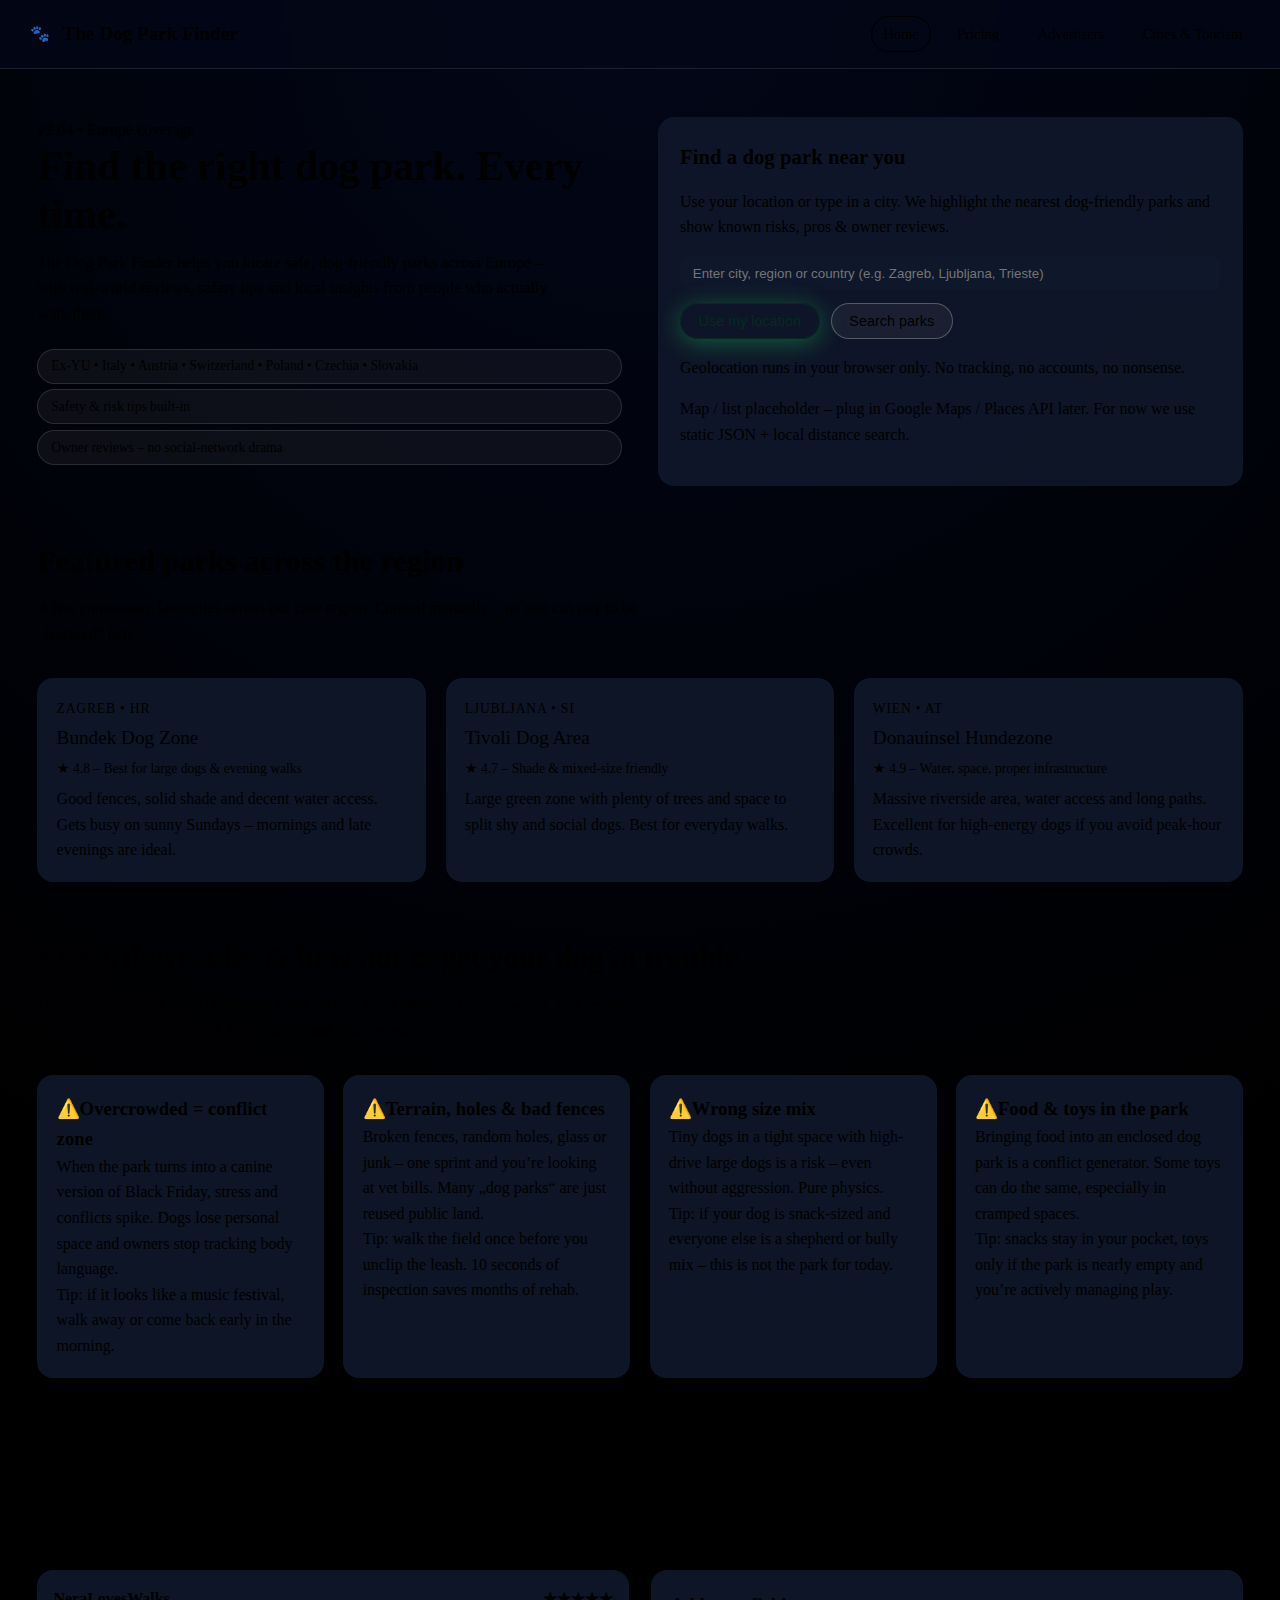
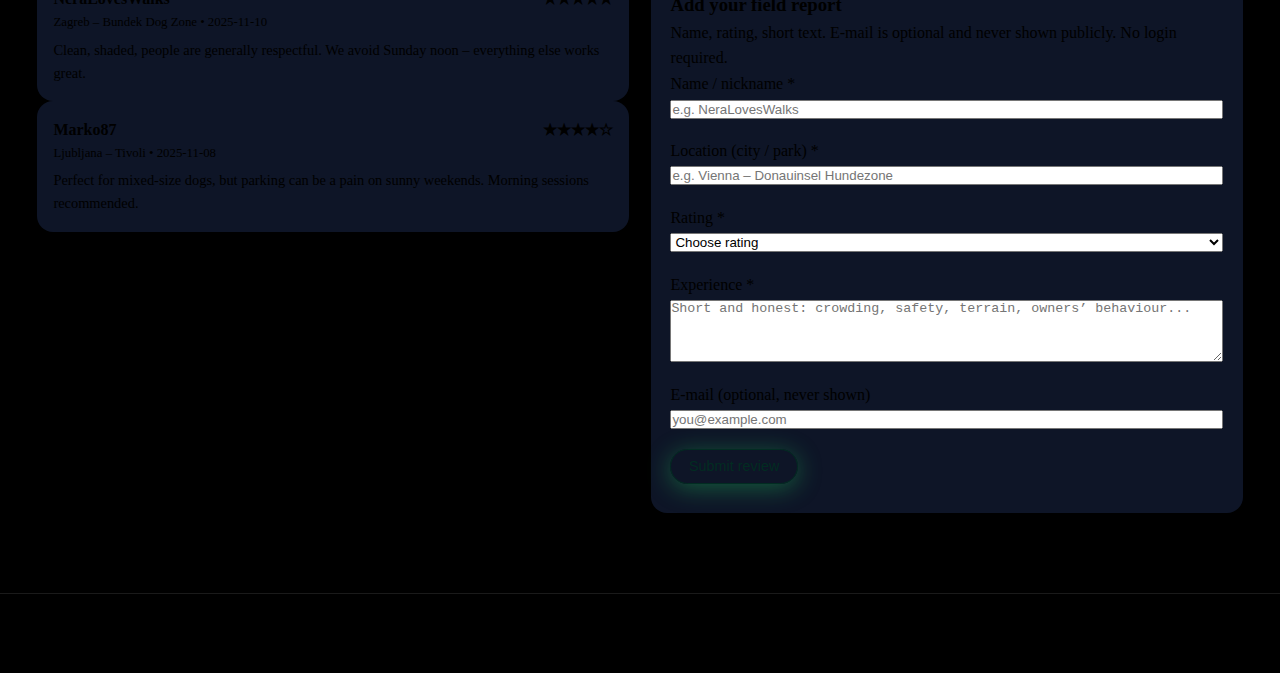
<file: index.html>
<!DOCTYPE html>
<html lang="en">
<head>
  <!--
    The Dog Park Finder – Main Site
    Version: 2.04
    Repo: https://github.com/aoblak/thedogparkfinder
  -->
  <meta charset="UTF-8" />
  <meta name="viewport" content="width=device-width, initial-scale=1.0" />
  <title>The Dog Park Finder – Find dog parks near you</title>
  <meta name="description" content="The Dog Park Finder helps you find the nearest dog-friendly parks across Europe – ex-YU, Italy, Austria, Switzerland, Poland, Czechia, Slovakia & more." />
  <link rel="stylesheet" href="css/style.css" />
  <link rel="stylesheet" href="css/layout.css" />
  <link rel="stylesheet" href="css/components.css" />
</head>
<body>
<header class="site-header">
  <div class="logo">
    <div class="logo-icon">🐾</div>
    <span class="logo-text">The Dog Park Finder</span>
  </div>
  <nav class="main-nav">
    <a href="index.html" class="nav-link active">Home</a>
    <a href="pricing.html" class="nav-link">Pricing</a>
    <a href="advertisers.html" class="nav-link">Advertisers</a>
    <a href="partners.html" class="nav-link">Cities & Tourism</a>
  </nav>
</header>

<main class="page-main">
  <section class="hero">
    <div class="hero-left">
      <div class="hero-eyebrow">v2.04 • Europe coverage</div>
      <h1 class="hero-title">Find the right dog park. Every time.</h1>
      <p class="hero-subtitle">
        The Dog Park Finder helps you locate safe, dog-friendly parks across Europe – with real-world reviews,
        safety tips and local insights from people who actually walk there.
      </p>
      <div class="hero-badges">
        <span class="hero-badge">Ex-YU • Italy • Austria • Switzerland • Poland • Czechia • Slovakia</span>
        <span class="hero-badge">Safety & risk tips built-in</span>
        <span class="hero-badge">Owner reviews – no social-network drama</span>
      </div>
    </div>

    <div class="hero-right">
      <section class="search-card" id="search">
        <h2 class="search-title">Find a dog park near you</h2>
        <p class="search-subtitle">
          Use your location or type in a city. We highlight the nearest dog-friendly parks and show known risks, pros & owner reviews.
        </p>
        <form class="search-form" id="search-form">
          <div class="search-row">
            <input
              type="text"
              id="location-input"
              class="search-input"
              placeholder="Enter city, region or country (e.g. Zagreb, Ljubljana, Trieste)"
            />
          </div>
          <div class="search-row">
            <button type="button" class="btn btn-primary" id="use-location-btn">
              Use my location
            </button>
            <button type="submit" class="btn">
              Search parks
            </button>
          </div>
        </form>
        <p class="search-meta">
          Geolocation runs in your browser only. No tracking, no accounts, no nonsense.
        </p>
        <div class="map-placeholder" id="map-placeholder">
          Map / list placeholder – plug in Google Maps / Places API later. For now we use static JSON + local distance search.
        </div>
        <div id="park-results" class="park-results"></div>
      </section>
    </div>
  </section>

  <section class="section" id="featured">
    <h2 class="section-title">Featured parks across the region</h2>
    <p class="section-intro">
      A few community favourites across our core region. Curated manually – no one can pay to be „featured“ here.
    </p>
    <div class="featured-grid">
      <article class="featured-card">
        <div class="featured-city">ZAGREB • HR</div>
        <div class="featured-name">Bundek Dog Zone</div>
        <div class="featured-meta">★ 4.8 – Best for large dogs & evening walks</div>
        <p class="featured-text">
          Good fences, solid shade and decent water access. Gets busy on sunny Sundays – mornings and late evenings are ideal.
        </p>
      </article>
      <article class="featured-card">
        <div class="featured-city">LJUBLJANA • SI</div>
        <div class="featured-name">Tivoli Dog Area</div>
        <div class="featured-meta">★ 4.7 – Shade & mixed-size friendly</div>
        <p class="featured-text">
          Large green zone with plenty of trees and space to split shy and social dogs. Best for everyday walks.
        </p>
      </article>
      <article class="featured-card">
        <div class="featured-city">WIEN • AT</div>
        <div class="featured-name">Donauinsel Hundezone</div>
        <div class="featured-meta">★ 4.9 – Water, space, proper infrastructure</div>
        <p class="featured-text">
          Massive riverside area, water access and long paths. Excellent for high-energy dogs if you avoid peak-hour crowds.
        </p>
      </article>
    </div>
  </section>

  <section class="section" id="risks">
    <h2 class="section-title">Risks, downsides & how not to get your dog in trouble</h2>
    <p class="section-intro">
      Dog parks are great – until they aren’t. We surface the downsides too: crowding, bad terrain, weak fences and human behaviour.
      Fast, honest and field-tested.
    </p>
    <div class="risks-grid">
      <article class="risk-card">
        <h3 class="risk-title"><span class="risk-icon">⚠️</span>Overcrowded = conflict zone</h3>
        <p class="risk-body">
          When the park turns into a canine version of Black Friday, stress and conflicts spike. Dogs lose personal space and owners stop tracking body language.
        </p>
        <p class="risk-tip">
          Tip: if it looks like a music festival, walk away or come back early in the morning.
        </p>
      </article>
      <article class="risk-card">
        <h3 class="risk-title"><span class="risk-icon">⚠️</span>Terrain, holes & bad fences</h3>
        <p class="risk-body">
          Broken fences, random holes, glass or junk – one sprint and you’re looking at vet bills. Many „dog parks“ are just reused public land.
        </p>
        <p class="risk-tip">
          Tip: walk the field once before you unclip the leash. 10 seconds of inspection saves months of rehab.
        </p>
      </article>
      <article class="risk-card">
        <h3 class="risk-title"><span class="risk-icon">⚠️</span>Wrong size mix</h3>
        <p class="risk-body">
          Tiny dogs in a tight space with high-drive large dogs is a risk – even without aggression. Pure physics.
        </p>
        <p class="risk-tip">
          Tip: if your dog is snack-sized and everyone else is a shepherd or bully mix – this is not the park for today.
        </p>
      </article>
      <article class="risk-card">
        <h3 class="risk-title"><span class="risk-icon">⚠️</span>Food & toys in the park</h3>
        <p class="risk-body">
          Bringing food into an enclosed dog park is a conflict generator. Some toys can do the same, especially in cramped spaces.
        </p>
        <p class="risk-tip">
          Tip: snacks stay in your pocket, toys only if the park is nearly empty and you’re actively managing play.
        </p>
      </article>
    </div>
  </section>

  <section class="section reviews-section" id="reviews">
    <h2 class="section-title">Owner reviews from the field</h2>
    <p class="section-intro">
      No accounts, no social-media drama. Just short, focused feedback on what actually matters on the ground:
      safety, crowding, terrain and vibe.
    </p>
    <div class="reviews-layout">
      <div class="reviews-list" id="reviews-list">
        <article class="review-card">
          <div class="review-header">
            <div class="review-name">NeraLovesWalks</div>
            <div class="review-rating">★★★★★</div>
          </div>
          <div class="review-meta">Zagreb – Bundek Dog Zone • 2025-11-10</div>
          <p class="review-text">
            Clean, shaded, people are generally respectful. We avoid Sunday noon – everything else works great.
          </p>
        </article>
        <article class="review-card">
          <div class="review-header">
            <div class="review-name">Marko87</div>
            <div class="review-rating">★★★★☆</div>
          </div>
          <div class="review-meta">Ljubljana – Tivoli • 2025-11-08</div>
          <p class="review-text">
            Perfect for mixed-size dogs, but parking can be a pain on sunny weekends. Morning sessions recommended.
          </p>
        </article>
      </div>

      <div class="review-form-card">
        <h3 class="review-form-title">Add your field report</h3>
        <p class="review-form-intro">
          Name, rating, short text. E-mail is optional and never shown publicly. No login required.
        </p>
        <form id="review-form" class="review-form" novalidate>
          <div class="form-row">
            <label for="review-name">Name / nickname *</label>
            <input id="review-name" type="text" maxlength="50" required placeholder="e.g. NeraLovesWalks" />
            <div class="form-error" data-error-for="review-name"></div>
          </div>
          <div class="form-row">
            <label for="review-location">Location (city / park) *</label>
            <input id="review-location" type="text" maxlength="80" required placeholder="e.g. Vienna – Donauinsel Hundezone" />
            <div class="form-error" data-error-for="review-location"></div>
          </div>
          <div class="form-row">
            <label for="review-rating">Rating *</label>
            <select id="review-rating" required>
              <option value="">Choose rating</option>
              <option value="5">★★★★★ – Excellent</option>
              <option value="4">★★★★☆ – Very good</option>
              <option value="3">★★★☆☆ – Okay</option>
              <option value="2">★★☆☆☆ – Poor</option>
              <option value="1">★☆☆☆☆ – Avoid</option>
            </select>
            <div class="form-error" data-error-for="review-rating"></div>
          </div>
          <div class="form-row">
            <label for="review-text">Experience *</label>
            <textarea id="review-text" rows="4" maxlength="400" required
              placeholder="Short and honest: crowding, safety, terrain, owners’ behaviour..."></textarea>
            <div class="form-error" data-error-for="review-text"></div>
          </div>
          <div class="form-row">
            <label for="review-email">E-mail (optional, never shown)</label>
            <input id="review-email" type="email" maxlength="120" placeholder="you@example.com" />
            <div class="form-error" data-error-for="review-email"></div>
          </div>
          <button type="submit" class="btn btn-primary">
            Submit review
          </button>
          <div id="review-success" class="form-success"></div>
        </form>
      </div>
    </div>
  </section>
</main>

<footer class="site-footer">
  <div>The Dog Park Finder • v2.04 • live since 2025</div>
  <div>Static frontend only – backend / API ready to attach when needed.</div>
</footer>

<script src="js/parks-loader.js"></script>
<script src="js/search.js"></script>
<script src="js/reviews.js"></script>
</body>
</html>
</file>
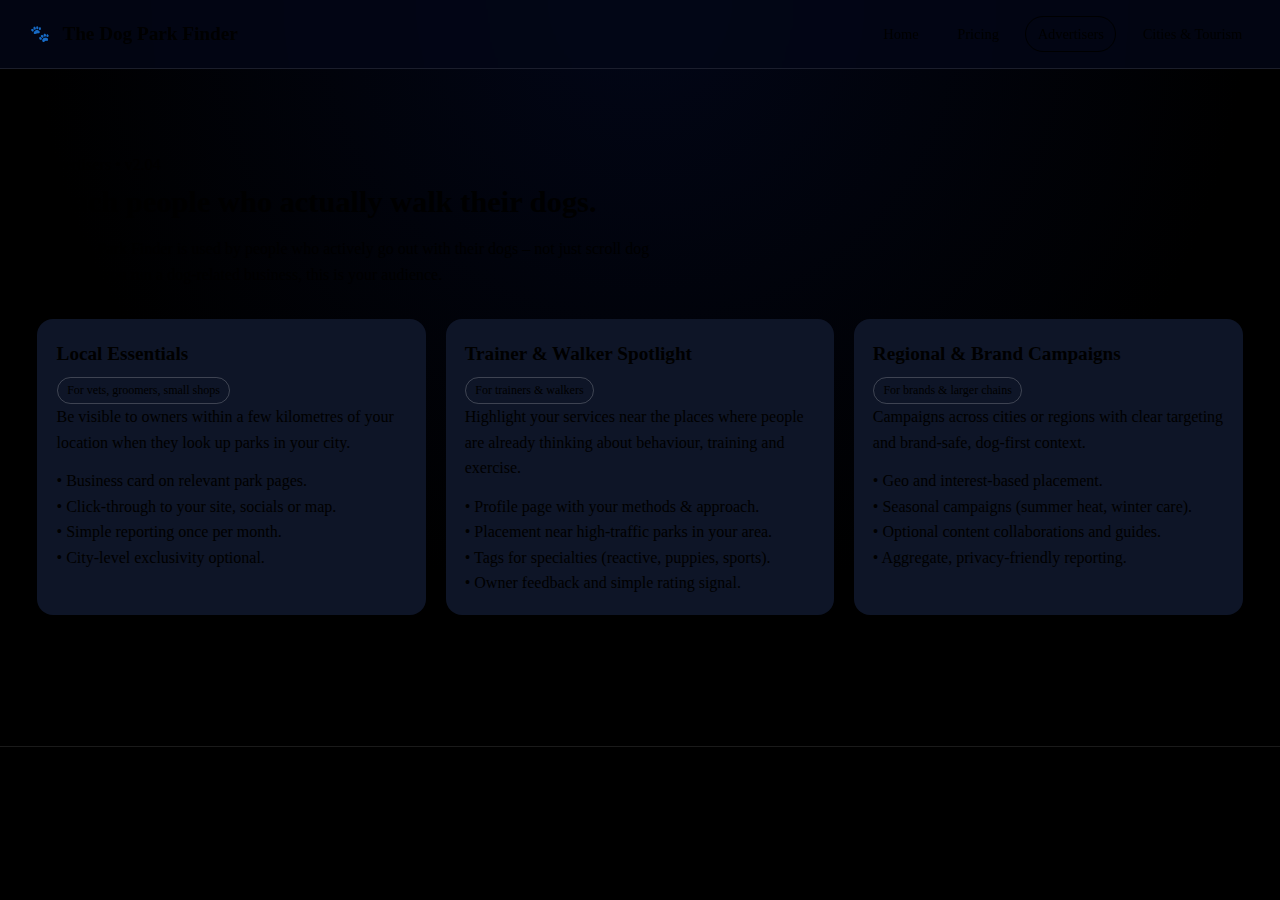
<file: advertisers.html>
<!DOCTYPE html>
<html lang="en">
<head>
  <meta charset="UTF-8" />
  <title>The Dog Park Finder – Advertisers</title>
  <meta name="viewport" content="width=device-width, initial-scale=1.0" />
  <link rel="stylesheet" href="css/style.css" />
  <link rel="stylesheet" href="css/layout.css" />
  <link rel="stylesheet" href="css/components.css" />
</head>
<body>
<header class="site-header">
  <div class="logo">
    <div class="logo-icon">🐾</div>
    <span class="logo-text">The Dog Park Finder</span>
  </div>
  <nav class="main-nav">
    <a href="index.html" class="nav-link">Home</a>
    <a href="pricing.html" class="nav-link">Pricing</a>
    <a href="advertisers.html" class="nav-link active">Advertisers</a>
    <a href="partners.html" class="nav-link">Cities & Tourism</a>
  </nav>
</header>

<main class="page-main">
  <section class="section">
    <p class="eyebrow">Advertisers • v2.04</p>
    <h1 class="section-title">Reach people who actually walk their dogs.</h1>
    <p class="section-intro">
      The Dog Park Finder is used by people who actively go out with their dogs – not just scroll dog photos.
      If you run a dog-related business, this is your audience.
    </p>

    <div class="card-grid">
      <article class="info-card">
        <h2 class="info-card-title">Local Essentials</h2>
        <span class="pill">For vets, groomers, small shops</span>
        <p class="info-card-text">
          Be visible to owners within a few kilometres of your location when they look up parks in your city.
        </p>
        <ul class="info-list">
          <li>Business card on relevant park pages.</li>
          <li>Click-through to your site, socials or map.</li>
          <li>Simple reporting once per month.</li>
          <li>City-level exclusivity optional.</li>
        </ul>
      </article>

      <article class="info-card">
        <h2 class="info-card-title">Trainer & Walker Spotlight</h2>
        <span class="pill">For trainers & walkers</span>
        <p class="info-card-text">
          Highlight your services near the places where people are already thinking about behaviour, training and exercise.
        </p>
        <ul class="info-list">
          <li>Profile page with your methods & approach.</li>
          <li>Placement near high-traffic parks in your area.</li>
          <li>Tags for specialties (reactive, puppies, sports).</li>
          <li>Owner feedback and simple rating signal.</li>
        </ul>
      </article>

      <article class="info-card">
        <h2 class="info-card-title">Regional & Brand Campaigns</h2>
        <span class="pill">For brands & larger chains</span>
        <p class="info-card-text">
          Campaigns across cities or regions with clear targeting and brand-safe, dog-first context.
        </p>
        <ul class="info-list">
          <li>Geo and interest-based placement.</li>
          <li>Seasonal campaigns (summer heat, winter care).</li>
          <li>Optional content collaborations and guides.</li>
          <li>Aggregate, privacy-friendly reporting.</li>
        </ul>
      </article>
    </div>

    <p class="footnote">
      For a simple media kit with example placements and current prices, send a short e-mail with your city/country and
      business type to <a href="mailto:ads@thedogparkfinder.com">ads@thedogparkfinder.com</a>. We keep the experience
      clean – limited slots, no flashing banners, no autoplay video.
    </p>
  </section>
</main>

<footer class="site-footer">
  <div>The Dog Park Finder • Advertisers • v2.04</div>
  <div>Ad inventory in controlled beta.</div>
</footer>
</body>
</html>
</file>
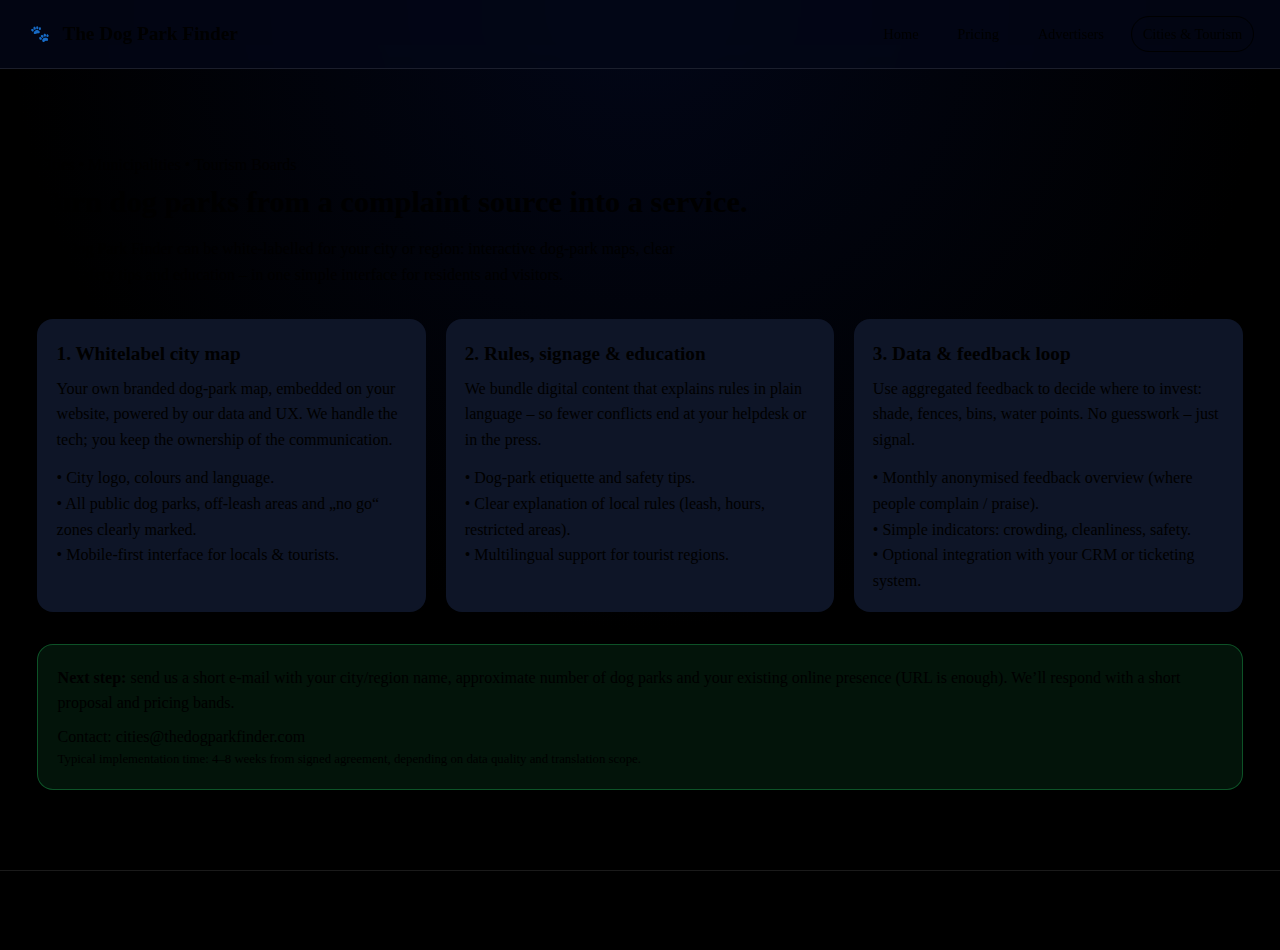
<file: partners.html>
<!DOCTYPE html>
<html lang="en">
<head>
  <meta charset="UTF-8" />
  <title>The Dog Park Finder – Cities & Tourism Partners</title>
  <meta name="viewport" content="width=device-width, initial-scale=1.0" />
  <link rel="stylesheet" href="css/style.css" />
  <link rel="stylesheet" href="css/layout.css" />
  <link rel="stylesheet" href="css/components.css" />
</head>
<body>
<header class="site-header">
  <div class="logo">
    <div class="logo-icon">🐾</div>
    <span class="logo-text">The Dog Park Finder</span>
  </div>
  <nav class="main-nav">
    <a href="index.html" class="nav-link">Home</a>
    <a href="pricing.html" class="nav-link">Pricing</a>
    <a href="advertisers.html" class="nav-link">Advertisers</a>
    <a href="partners.html" class="nav-link active">Cities & Tourism</a>
  </nav>
</header>

<main class="page-main">
  <section class="section">
    <p class="eyebrow">Cities • Municipalities • Tourism Boards</p>
    <h1 class="section-title">Turn dog parks from a complaint source into a service.</h1>
    <p class="section-intro">
      The Dog Park Finder can be white-labelled for your city or region: interactive dog-park maps, clear rules, safety tips and
      education – in one simple interface for residents and visitors.
    </p>

    <div class="card-grid">
      <article class="info-card">
        <h2 class="info-card-title">1. Whitelabel city map</h2>
        <p class="info-card-text">
          Your own branded dog-park map, embedded on your website, powered by our data and UX. We handle the tech; you keep the
          ownership of the communication.
        </p>
        <ul class="info-list">
          <li>City logo, colours and language.</li>
          <li>All public dog parks, off-leash areas and „no go“ zones clearly marked.</li>
          <li>Mobile-first interface for locals & tourists.</li>
        </ul>
      </article>

      <article class="info-card">
        <h2 class="info-card-title">2. Rules, signage & education</h2>
        <p class="info-card-text">
          We bundle digital content that explains rules in plain language – so fewer conflicts end at your helpdesk or in the press.
        </p>
        <ul class="info-list">
          <li>Dog-park etiquette and safety tips.</li>
          <li>Clear explanation of local rules (leash, hours, restricted areas).</li>
          <li>Multilingual support for tourist regions.</li>
        </ul>
      </article>

      <article class="info-card">
        <h2 class="info-card-title">3. Data & feedback loop</h2>
        <p class="info-card-text">
          Use aggregated feedback to decide where to invest: shade, fences, bins, water points. No guesswork – just signal.
        </p>
        <ul class="info-list">
          <li>Monthly anonymised feedback overview (where people complain / praise).</li>
          <li>Simple indicators: crowding, cleanliness, safety.</li>
          <li>Optional integration with your CRM or ticketing system.</li>
        </ul>
      </article>
    </div>

    <section class="cta-block">
      <p>
        <strong>Next step:</strong> send us a short e-mail with your city/region name, approximate number of dog parks
        and your existing online presence (URL is enough). We’ll respond with a short proposal and pricing bands.
      </p>
      <p class="cta-contact">
        Contact: <a href="mailto:cities@thedogparkfinder.com">cities@thedogparkfinder.com</a>
      </p>
      <p class="cta-meta">
        Typical implementation time: 4–8 weeks from signed agreement, depending on data quality and translation scope.
      </p>
    </section>
  </section>
</main>

<footer class="site-footer">
  <div>The Dog Park Finder • City & Tourism partners • v2.04</div>
  <div>Partnership deck available on request.</div>
</footer>
</body>
</html>
</file>
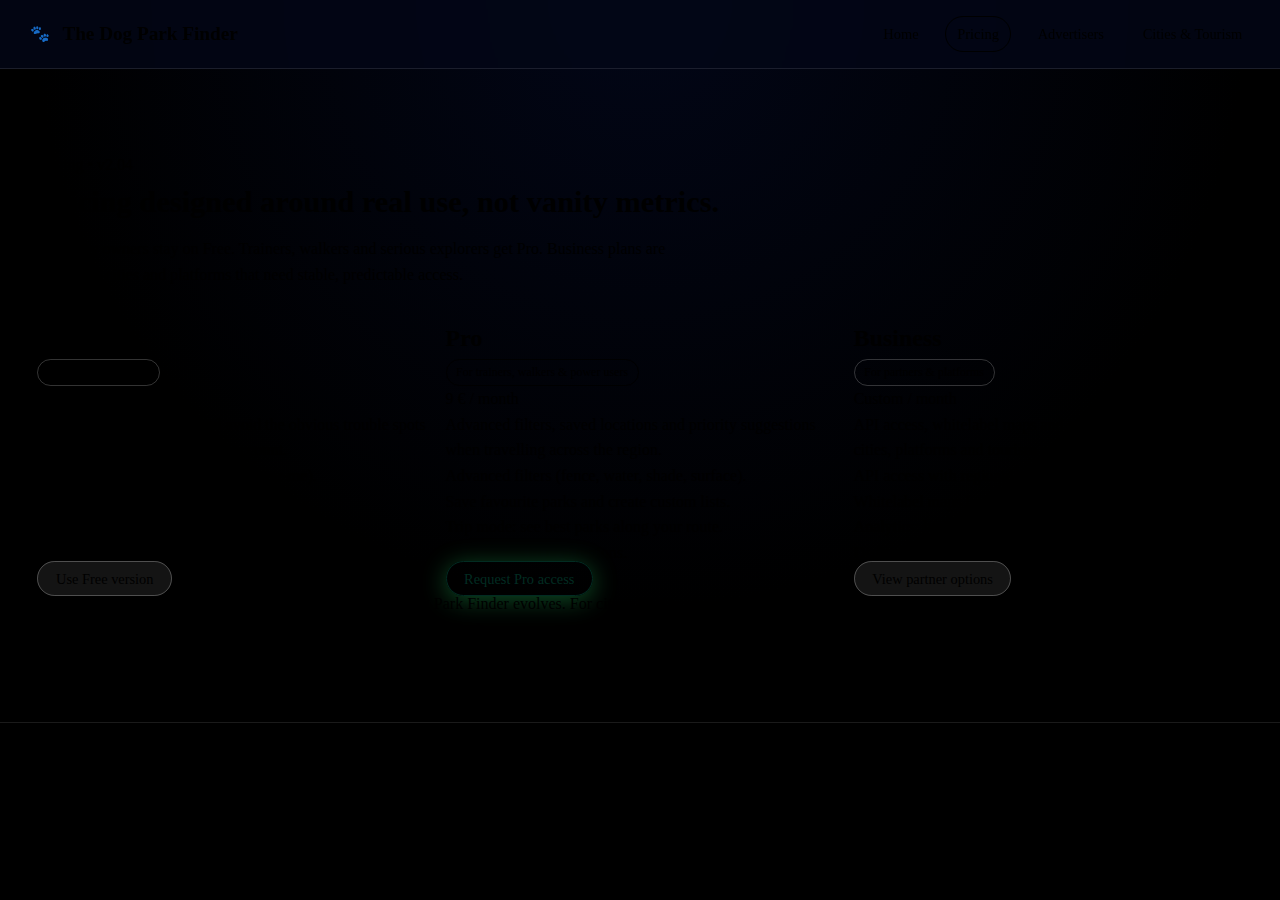
<file: pricing.htm>
<!DOCTYPE html>
<html lang="en">
<head>
  <meta charset="UTF-8" />
  <title>The Dog Park Finder – Pricing</title>
  <meta name="viewport" content="width=device-width, initial-scale=1.0" />
  <link rel="stylesheet" href="css/style.css" />
  <link rel="stylesheet" href="css/layout.css" />
  <link rel="stylesheet" href="css/components.css" />
</head>
<body>
<header class="site-header">
  <div class="logo">
    <div class="logo-icon">🐾</div>
    <span class="logo-text">The Dog Park Finder</span>
  </div>
  <nav class="main-nav">
    <a href="index.html" class="nav-link">Home</a>
    <a href="pricing.html" class="nav-link active">Pricing</a>
    <a href="advertisers.html" class="nav-link">Advertisers</a>
    <a href="partners.html" class="nav-link">Cities & Tourism</a>
  </nav>
</header>

<main class="page-main">
  <section class="section">
    <p class="eyebrow">Pricing • v2.04</p>
    <h1 class="section-title">Pricing designed around real use, not vanity metrics.</h1>
    <p class="section-intro">
      Everyday owners stay on Free. Trainers, walkers and serious explorers get Pro. Business plans are for teams,
      cities and platforms that need stable, predictable access.
    </p>

    <div class="pricing-grid">
      <article class="pricing-card">
        <div class="pricing-header">
          <h2 class="pricing-title">Free</h2>
          <span class="pill">For everyday owners</span>
        </div>
        <div class="pricing-price">0 € <span>/ forever</span></div>
        <p class="pricing-lead">
          Find safe parks near you and avoid the obvious trouble spots – without creating yet another account.
        </p>
        <ul class="pricing-list">
          <li>Search by location (city / region / near-me).</li>
          <li>Core safety tips and risk warnings.</li>
          <li>Read field-tested reviews from other owners.</li>
          <li>Add your own review – no login required.</li>
        </ul>
        <a href="index.html#search" class="btn btn-secondary">Use Free version</a>
      </article>

      <article class="pricing-card pricing-card-highlight">
        <div class="pricing-header">
          <h2 class="pricing-title">Pro</h2>
          <span class="pill pill-hot">For trainers, walkers & power users</span>
        </div>
        <div class="pricing-price">9 € <span>/ month</span></div>
        <p class="pricing-lead">
          Advanced filters, saved locations and priority suggestions when travelling across the region.
        </p>
        <ul class="pricing-list">
          <li>Advanced filters (fence, water, shade, surface).</li>
          <li>Save favourite parks and create custom lists.</li>
          <li>Trip mode: see best parks along your route.</li>
          <li>Early access to new regions.</li>
        </ul>
        <a href="mailto:pro@thedogparkfinder.com?subject=Pro%20plan" class="btn btn-primary">Request Pro access</a>
      </article>

      <article class="pricing-card">
        <div class="pricing-header">
          <h2 class="pricing-title">Business</h2>
          <span class="pill">For partners & platforms</span>
        </div>
        <div class="pricing-price">Custom <span>/ month</span></div>
        <p class="pricing-lead">
          API access, whitelabel maps and co-branded experiences for cities, platforms and tourism partners.
        </p>
        <ul class="pricing-list">
          <li>API access with regional coverage and SLAs.</li>
          <li>Whitelabel maps for websites and apps.</li>
          <li>Analytics: heatmaps, usage patterns, trends.</li>
          <li>Dedicated support & integration help.</li>
        </ul>
        <a href="partners.html" class="btn btn-secondary">View partner options</a>
      </article>
    </div>

    <p class="footnote">
      All numbers above are indicative and can change as The Dog Park Finder evolves. For cities, NGOs, shelters and
      non-profits working on responsible ownership, we keep a reserved budget for reduced or zero-cost access.
      Reach out via <a href="mailto:hello@thedogparkfinder.com">hello@thedogparkfinder.com</a>.
    </p>
  </section>
</main>

<footer class="site-footer">
  <div>The Dog Park Finder • Pricing • v2.04</div>
  <div>Static pricing page, subject to change.</div>
</footer>
</body>
</html>
</file>
<file: css/layout.css>
/* ============================================
   Layout styles – grids, hero split, sections
   ============================================ */

.hero {
  display: grid;
  grid-template-columns: 1fr 1fr;
  gap: 2.2rem;
  padding-top: 1rem;
}

.hero-title {
  font-size: 2.6rem;
  line-height: 1.15;
  margin-bottom: 0.7rem;
}

.hero-subtitle {
  color: var(--muted);
  margin-bottom: 1.4rem;
  max-width: 520px;
}

.hero-badges {
  display: flex;
  flex-direction: column;
  gap: 0.35rem;
}

.hero-badge {
  background: rgba(255,255,255,0.05);
  border: 1px solid rgba(255,255,255,0.12);
  border-radius: 999px;
  padding: 0.35rem 0.8rem;
  font-size: 0.85rem;
  color: var(--muted);
}

.search-card {
  background: rgba(15,23,42,0.92);
  border-radius: 1rem;
  padding: 1.4rem;
  border: 1px solid var(--border);
  display: flex;
  flex-direction: column;
  gap: 1rem;
}

.search-title {
  font-size: 1.3rem;
}

.search-form {
  display: flex;
  flex-direction: column;
  gap: 0.8rem;
}

.search-input {
  width: 100%;
  padding: 0.6rem 0.8rem;
  border-radius: 0.5rem;
  border: 1px solid var(--border);
  background: #0f172a;
  color: var(--text);
}

.search-row {
  display: flex;
  gap: 0.7rem;
}

.section {
  margin-top: 3.2rem;
}

.featured-grid,
.risks-grid,
.pricing-grid,
.card-grid {
  display: grid;
  gap: 1.2rem;
  grid-template-columns: repeat(auto-fit, minmax(260px, 1fr));
}

.featured-card,
.info-card,
.risk-card {
  background: rgba(15,23,42,0.92);
  border-radius: 1rem;
  border: 1px solid var(--border);
  padding: 1.2rem;
}

.reviews-layout {
  display: grid;
  gap: 1.4rem;
  grid-template-columns: 1fr 1fr;
}

.review-form-card {
  background: rgba(15,23,42,0.92);
  border-radius: 1rem;
  padding: 1.2rem;
  border: 1px solid var(--border);
}

@media (max-width: 920px) {
  .hero {
    grid-template-columns: 1fr;
  }
  .reviews-layout {
    grid-template-columns: 1fr;
  }
}
</file>
<file: css/components.css>
/* ============================================
   UI components – cards, pills, reviews, etc.
   ============================================ */

.featured-city {
  font-size: 0.85rem;
  color: var(--accent-light);
  margin-bottom: 0.2rem;
  letter-spacing: 0.06em;
}

.featured-name {
  font-size: 1.2rem;
  margin-bottom: 0.3rem;
}

.featured-meta {
  color: var(--muted);
  font-size: 0.85rem;
  margin-bottom: 0.4rem;
}

.pill {
  padding: 0.2rem 0.6rem;
  border-radius: 999px;
  border: 1px solid rgba(255,255,255,0.2);
  font-size: 0.75rem;
  color: var(--muted);
  display: inline-block;
}

.pill-hot {
  border-color: var(--accent);
  color: var(--accent-light);
}

.info-card-title {
  font-size: 1.2rem;
  margin-bottom: 0.4rem;
}

.info-card-text {
  color: var(--muted);
  margin-bottom: 0.8rem;
}

.info-list li::before {
  content: "• ";
  color: var(--accent);
}

.review-card {
  background: rgba(15,23,42,0.92);
  border: 1px solid var(--border);
  border-radius: 1rem;
  padding: 1rem;
}

.review-header {
  display: flex;
  justify-content: space-between;
  font-weight: 600;
}

.review-meta {
  font-size: 0.8rem;
  color: var(--muted);
  margin-bottom: 0.4rem;
}

.review-text {
  font-size: 0.9rem;
}

.form-row {
  display: flex;
  flex-direction: column;
  gap: 0.2rem;
}

.form-error {
  font-size: 0.75rem;
  color: #f87171;
  height: 1rem;
}

.form-success {
  font-size: 0.85rem;
  color: var(--accent-light);
  margin-top: 0.6rem;
}

.cta-block {
  margin-top: 2rem;
  padding: 1.2rem;
  border-radius: 1rem;
  border: 1px solid rgba(34,197,94,0.35);
  background: rgba(34,197,94,0.1);
}

.cta-contact {
  margin-top: 0.5rem;
}

.cta-meta {
  font-size: 0.8rem;
  color: var(--muted);
}
</file>
<file: css/style.css>
x/* ============================================
   Global styling – The Dog Park Finder v2.04
   Base typography, colors, resets
   ============================================ */

:root {
  --bg: #020617;
  --text: #e5e7eb;
  --muted: #9ca3af;
  --accent: #22c55e;
  --accent-light: #bbf7d0;
  --border: #1f2937;
  --card: #0f172a;
  --font-sans: system-ui, -apple-system, BlinkMacSystemFont, "Segoe UI", sans-serif;
}

* {
  box-sizing: border-box;
  margin: 0;
  padding: 0;
}

body {
  font-family: var(--font-sans);
  background: radial-gradient(circle at top, #020617 0, #000 55%);
  color: var(--text);
  line-height: 1.6;
  min-height: 100vh;
}

a {
  text-decoration: none;
  color: inherit;
}

ul {
  list-style: none;
}

img {
  max-width: 100%;
  display: block;
}

.site-header {
  background: rgba(2, 6, 23, 0.8);
  backdrop-filter: blur(10px);
  border-bottom: 1px solid rgba(255,255,255,0.1);
  padding: 1rem 1.6rem;
  display: flex;
  align-items: center;
  justify-content: space-between;
}

.logo {
  display: flex;
  align-items: center;
  gap: 0.55rem;
  font-weight: 700;
  font-size: 1.2rem;
}

.logo-icon {
  width: 28px;
  height: 28px;
  border-radius: 999px;
  background: radial-gradient(circle at 30% 30%, var(--accent-light), var(--accent));
  display: flex;
  align-items: center;
  justify-content: center;
  color: #022c22;
  font-size: 1rem;
}

.main-nav {
  display: flex;
  gap: 0.9rem;
}

.nav-link {
  padding: 0.35rem 0.7rem;
  border-radius: 999px;
  border: 1px solid transparent;
  color: var(--muted);
  font-size: 0.9rem;
}

.nav-link:hover {
  border-color: rgba(255,255,255,0.25);
  color: #fff;
}

.nav-link.active {
  border-color: var(--accent);
  color: var(--accent-light);
}

.page-main {
  padding: 2rem 1.4rem 3rem;
  max-width: 1250px;
  margin: 0 auto;
}

.section-title {
  font-size: 1.9rem;
  margin-bottom: 0.6rem;
}

.section-intro {
  max-width: 650px;
  color: var(--muted);
  margin-bottom: 2rem;
}

.btn {
  padding: 0.55rem 1.1rem;
  border-radius: 999px;
  border: 1px solid rgba(255,255,255,0.25);
  background: rgba(255,255,255,0.05);
  color: var(--text);
  font-size: 0.9rem;
  cursor: pointer;
}

.btn-primary {
  background: linear-gradient(135deg, var(--accent), #4ade80);
  border-color: var(--accent);
  color: #022c22;
  box-shadow: 0 4px 25px rgba(34, 197, 94, 0.4);
}

.btn-secondary {
  background: rgba(255,255,255,0.08);
}

.site-footer {
  border-top: 1px solid rgba(255,255,255,0.1);
  padding: 1.2rem 1.6rem;
  font-size: 0.8rem;
  color: var(--muted);
  margin-top: 2rem;
}
</file>
